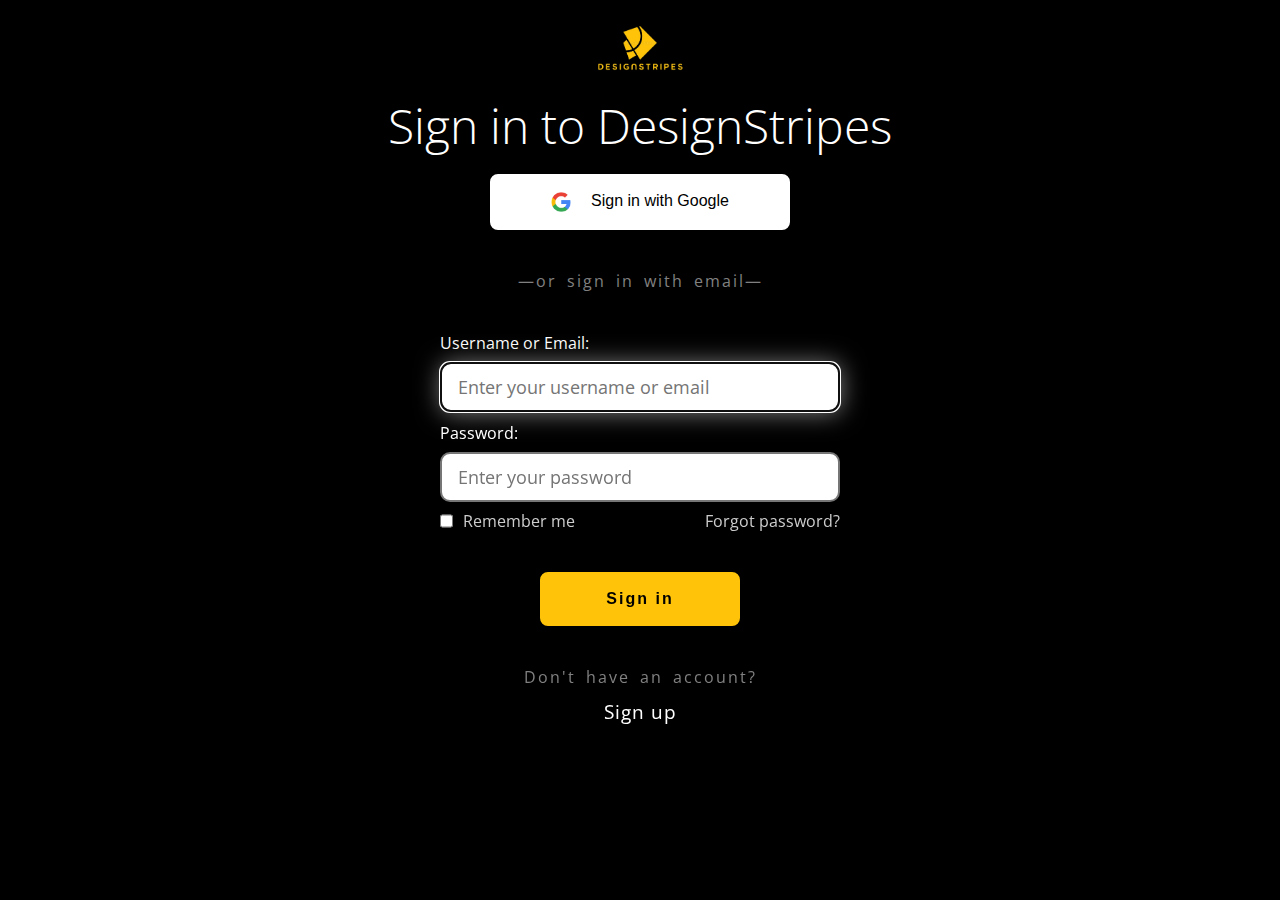
<file: index.html>
<!DOCTYPE html>
<html lang="en-US">
  <head>
    <meta charset="UTF-8" />
    <meta name="viewport" content="width=device-width, initial-scale=1.0" />
    <meta
      name="keywords"
      content="DesignStripes Login, DesignStripes Login page, DesignStripes Sign in"
    />
    <meta name="author" content="DesignStripes" />
    <meta name="description" content="This is DesignStripes' login page." />
    <!-- FAVICONS -->
    <link
      rel="icon"
      type="image/png"
      href="/Favicons/favicon-96x96.png"
      sizes="96x96"
    />
    <link rel="icon" type="image/svg+xml" href="/Favicons/favicon.svg" />
    <link rel="shortcut icon" href="/Favicons/favicon.ico" />
    <link
      rel="apple-touch-icon"
      sizes="180x180"
      href="/Favicons/apple-touch-icon.png"
    />
    <meta name="apple-mobile-web-app-title" content="DesignStripes" />
    <link rel="manifest" href="/Favicons/site.webmanifest" />
    <!-- STYLESHEET     -->
    <link rel="stylesheet" href="CSS/main.css" />
    <title>Login Page</title>
  </head>
  <body>
    <div class="outer-container">
      <header class="sign-in-heading-container">
        <img
          src="Image/DesignStripes-Logo.webp"
          alt="DesignStripes Logo"
          title="DesignStripes"
          height="447"
          width="559"
        />
        <h1>Sign in to DesignStripes</h1>
      </header>
      <main class="index-main">
        <button class="sign-in-with-google-button">
          <div class="button-align">
            <img
              src="Image/Icons/google-icon.webp"
              class="google-logo"
              alt=""
              height="20"
              width="20"
            />Sign in with Google
          </div>
        </button>
        <div class="separator">&mdash;or sign in with email&mdash;</div>
        <div class="idPassword-container">
          <form action="https://httpbin.org/get" method="get">
            <div class="username-container">
              <label class="username-email" for="username-email"
                >Username or Email:</label
              >
              <input
                type="text"
                name="username/email"
                id="username-email"
                autofocus
                required
                placeholder="Enter your username or email"
              />
            </div>
            <div class="password-container">
              <label class="password" for="password">Password:</label>
              <input
                type="password"
                name="Password"
                id="password"
                required
                placeholder="Enter your password"
              />
              <div class="rememberMe-forgotPass">
                <div class="rememberMe-container">
                  <input type="checkbox" name="rememberMe" id="rememberMe" />
                  <label for="rememberMe" class="rememberMe">
                    Remember me
                  </label>
                </div>
                <a href="forgotPassword.html">Forgot password?</a>
              </div>
            </div>
          </form>
        </div>
        <button class="signIn">
          <span class="button-align">Sign in</span>
        </button>
        <div class="noAccount-container">
          <div class="separator">Don't have an account?</div>

          <a href="signUp.html">Sign up</a>
        </div>
      </main>
    </div>
  </body>
</html>
</file>
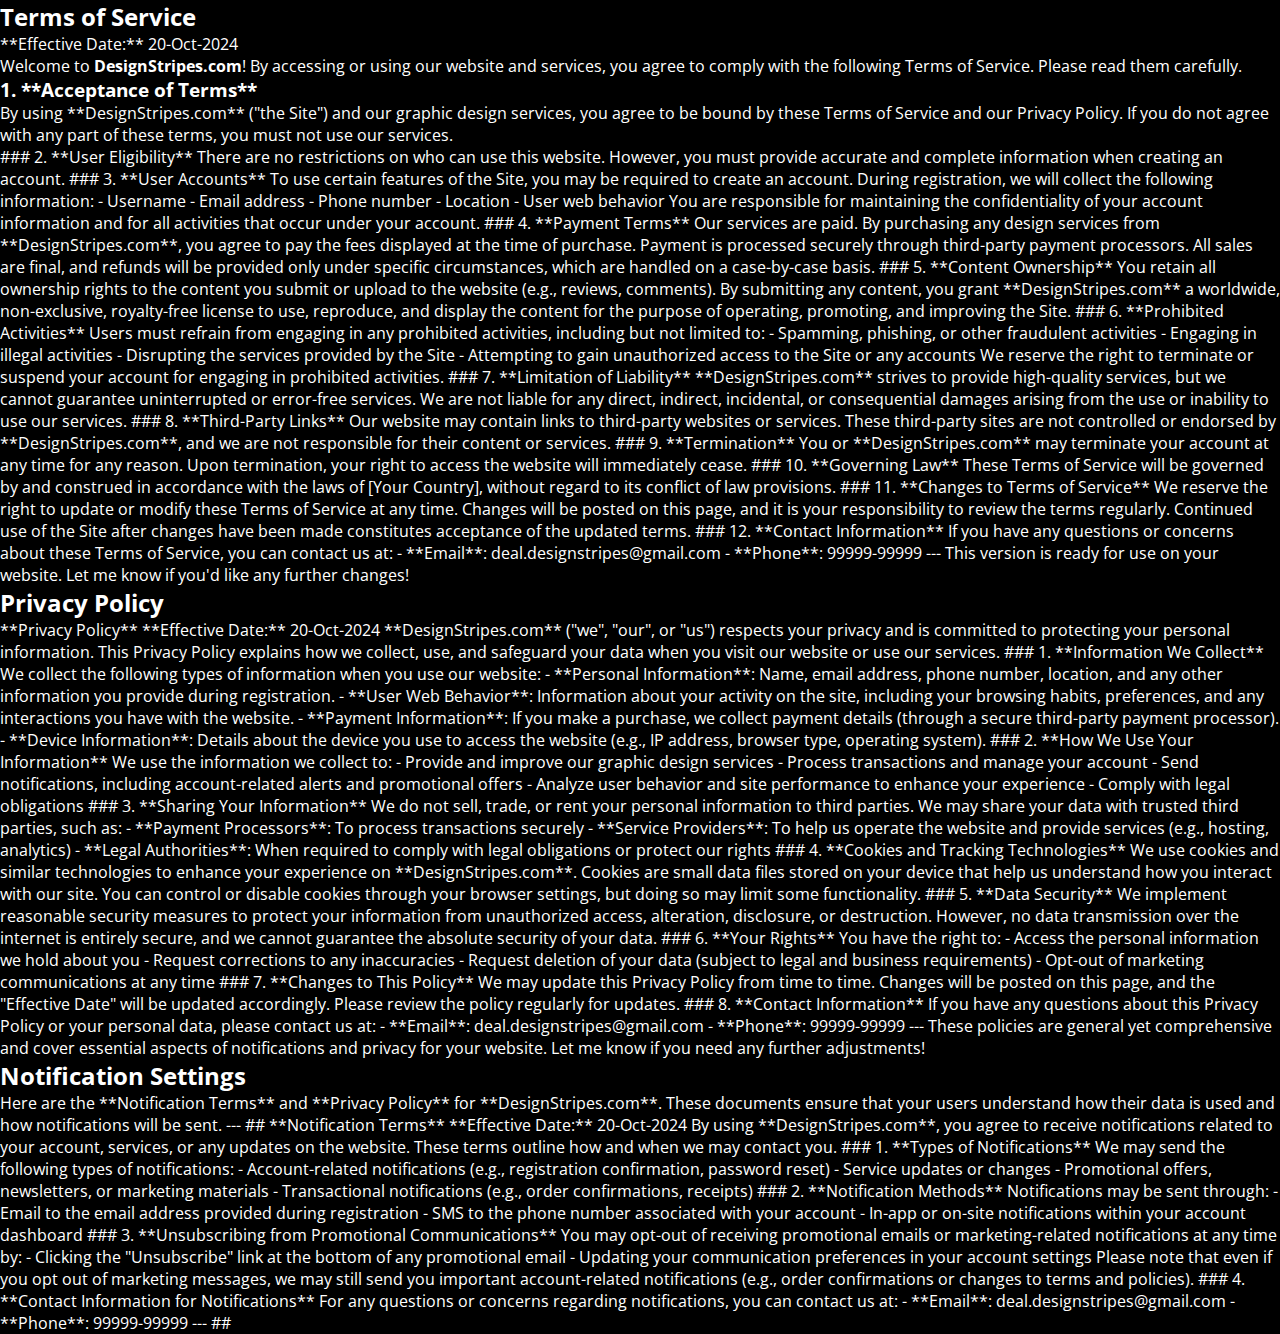
<file: agreement.html>
<!DOCTYPE html>
<html lang="en-US">
  <head>
    <meta charset="UTF-8" />
    <meta name="viewport" content="width=device-width, initial-scale=1.0" />
    <meta
      name="keywords"
      content="DesignStripes Terms of service, DesignStripes notification settings, DesignStripes privacy policy"
    />
    <meta name="author" content="DesignStripes" />
    <meta
      name="description"
      content="This page contains notification setting, terms of service and DesignStripes' privacy policy."
    />
    <!-- FAVICONS -->
    <link
      rel="icon"
      type="image/png"
      href="/Favicons/favicon-96x96.png"
      sizes="96x96"
    />
    <link rel="icon" type="image/svg+xml" href="/Favicons/favicon.svg" />
    <link rel="shortcut icon" href="/Favicons/favicon.ico" />
    <link
      rel="apple-touch-icon"
      sizes="180x180"
      href="/Favicons/apple-touch-icon.png"
    />
    <meta name="apple-mobile-web-app-title" content="DesignStripes" />
    <link rel="manifest" href="/Favicons/site.webmanifest" />
    <!-- STYLESHEET     -->
    <link rel="stylesheet" href="CSS/main.css" />
    <title>DesignStripes: Policy</title>
  </head>
  <body>
    <header></header>
    <main>
      <section id="terms-of-service">
        <h2>Terms of Service</h2>
        **Effective Date:** 20-Oct-2024
        <p>
          Welcome to <strong>DesignStripes.com</strong>! By accessing or using
          our website and services, you agree to comply with the following Terms
          of Service. Please read them carefully.
        </p>
        <h3>1. **Acceptance of Terms**</h3>
        <p>
          By using **DesignStripes.com** ("the Site") and our graphic design
          services, you agree to be bound by these Terms of Service and our
          Privacy Policy. If you do not agree with any part of these terms, you
          must not use our services.
        </p>

        ### 2. **User Eligibility** There are no restrictions on who can use
        this website. However, you must provide accurate and complete
        information when creating an account. ### 3. **User Accounts** To use
        certain features of the Site, you may be required to create an account.
        During registration, we will collect the following information: -
        Username - Email address - Phone number - Location - User web behavior
        You are responsible for maintaining the confidentiality of your account
        information and for all activities that occur under your account. ### 4.
        **Payment Terms** Our services are paid. By purchasing any design
        services from **DesignStripes.com**, you agree to pay the fees displayed
        at the time of purchase. Payment is processed securely through
        third-party payment processors. All sales are final, and refunds will be
        provided only under specific circumstances, which are handled on a
        case-by-case basis. ### 5. **Content Ownership** You retain all
        ownership rights to the content you submit or upload to the website
        (e.g., reviews, comments). By submitting any content, you grant
        **DesignStripes.com** a worldwide, non-exclusive, royalty-free license
        to use, reproduce, and display the content for the purpose of operating,
        promoting, and improving the Site. ### 6. **Prohibited Activities**
        Users must refrain from engaging in any prohibited activities, including
        but not limited to: - Spamming, phishing, or other fraudulent activities
        - Engaging in illegal activities - Disrupting the services provided by
        the Site - Attempting to gain unauthorized access to the Site or any
        accounts We reserve the right to terminate or suspend your account for
        engaging in prohibited activities. ### 7. **Limitation of Liability**
        **DesignStripes.com** strives to provide high-quality services, but we
        cannot guarantee uninterrupted or error-free services. We are not liable
        for any direct, indirect, incidental, or consequential damages arising
        from the use or inability to use our services. ### 8. **Third-Party
        Links** Our website may contain links to third-party websites or
        services. These third-party sites are not controlled or endorsed by
        **DesignStripes.com**, and we are not responsible for their content or
        services. ### 9. **Termination** You or **DesignStripes.com** may
        terminate your account at any time for any reason. Upon termination,
        your right to access the website will immediately cease. ### 10.
        **Governing Law** These Terms of Service will be governed by and
        construed in accordance with the laws of [Your Country], without regard
        to its conflict of law provisions. ### 11. **Changes to Terms of
        Service** We reserve the right to update or modify these Terms of
        Service at any time. Changes will be posted on this page, and it is your
        responsibility to review the terms regularly. Continued use of the Site
        after changes have been made constitutes acceptance of the updated
        terms. ### 12. **Contact Information** If you have any questions or
        concerns about these Terms of Service, you can contact us at: -
        **Email**: deal.designstripes@gmail.com - **Phone**: 99999-99999 ---
        This version is ready for use on your website. Let me know if you'd like
        any further changes!
      </section>
      <section id="privacy-policy">
        <h2>Privacy Policy</h2>
        **Privacy Policy** **Effective Date:** 20-Oct-2024 **DesignStripes.com**
        ("we", "our", or "us") respects your privacy and is committed to
        protecting your personal information. This Privacy Policy explains how
        we collect, use, and safeguard your data when you visit our website or
        use our services. ### 1. **Information We Collect** We collect the
        following types of information when you use our website: - **Personal
        Information**: Name, email address, phone number, location, and any
        other information you provide during registration. - **User Web
        Behavior**: Information about your activity on the site, including your
        browsing habits, preferences, and any interactions you have with the
        website. - **Payment Information**: If you make a purchase, we collect
        payment details (through a secure third-party payment processor). -
        **Device Information**: Details about the device you use to access the
        website (e.g., IP address, browser type, operating system). ### 2. **How
        We Use Your Information** We use the information we collect to: -
        Provide and improve our graphic design services - Process transactions
        and manage your account - Send notifications, including account-related
        alerts and promotional offers - Analyze user behavior and site
        performance to enhance your experience - Comply with legal obligations
        ### 3. **Sharing Your Information** We do not sell, trade, or rent your
        personal information to third parties. We may share your data with
        trusted third parties, such as: - **Payment Processors**: To process
        transactions securely - **Service Providers**: To help us operate the
        website and provide services (e.g., hosting, analytics) - **Legal
        Authorities**: When required to comply with legal obligations or protect
        our rights ### 4. **Cookies and Tracking Technologies** We use cookies
        and similar technologies to enhance your experience on
        **DesignStripes.com**. Cookies are small data files stored on your
        device that help us understand how you interact with our site. You can
        control or disable cookies through your browser settings, but doing so
        may limit some functionality. ### 5. **Data Security** We implement
        reasonable security measures to protect your information from
        unauthorized access, alteration, disclosure, or destruction. However, no
        data transmission over the internet is entirely secure, and we cannot
        guarantee the absolute security of your data. ### 6. **Your Rights** You
        have the right to: - Access the personal information we hold about you -
        Request corrections to any inaccuracies - Request deletion of your data
        (subject to legal and business requirements) - Opt-out of marketing
        communications at any time ### 7. **Changes to This Policy** We may
        update this Privacy Policy from time to time. Changes will be posted on
        this page, and the "Effective Date" will be updated accordingly. Please
        review the policy regularly for updates. ### 8. **Contact Information**
        If you have any questions about this Privacy Policy or your personal
        data, please contact us at: - **Email**: deal.designstripes@gmail.com -
        **Phone**: 99999-99999 --- These policies are general yet comprehensive
        and cover essential aspects of notifications and privacy for your
        website. Let me know if you need any further adjustments!
      </section>
      <section id="notification-settings">
        <h2>Notification Settings</h2>
        Here are the **Notification Terms** and **Privacy Policy** for
        **DesignStripes.com**. These documents ensure that your users understand
        how their data is used and how notifications will be sent. --- ##
        **Notification Terms** **Effective Date:** 20-Oct-2024 By using
        **DesignStripes.com**, you agree to receive notifications related to
        your account, services, or any updates on the website. These terms
        outline how and when we may contact you. ### 1. **Types of
        Notifications** We may send the following types of notifications: -
        Account-related notifications (e.g., registration confirmation, password
        reset) - Service updates or changes - Promotional offers, newsletters,
        or marketing materials - Transactional notifications (e.g., order
        confirmations, receipts) ### 2. **Notification Methods** Notifications
        may be sent through: - Email to the email address provided during
        registration - SMS to the phone number associated with your account -
        In-app or on-site notifications within your account dashboard ### 3.
        **Unsubscribing from Promotional Communications** You may opt-out of
        receiving promotional emails or marketing-related notifications at any
        time by: - Clicking the "Unsubscribe" link at the bottom of any
        promotional email - Updating your communication preferences in your
        account settings Please note that even if you opt out of marketing
        messages, we may still send you important account-related notifications
        (e.g., order confirmations or changes to terms and policies). ### 4.
        **Contact Information for Notifications** For any questions or concerns
        regarding notifications, you can contact us at: - **Email**:
        deal.designstripes@gmail.com - **Phone**: 99999-99999 --- ##
      </section>
    </main>
    <footer></footer>
  </body>
</html>
</file>
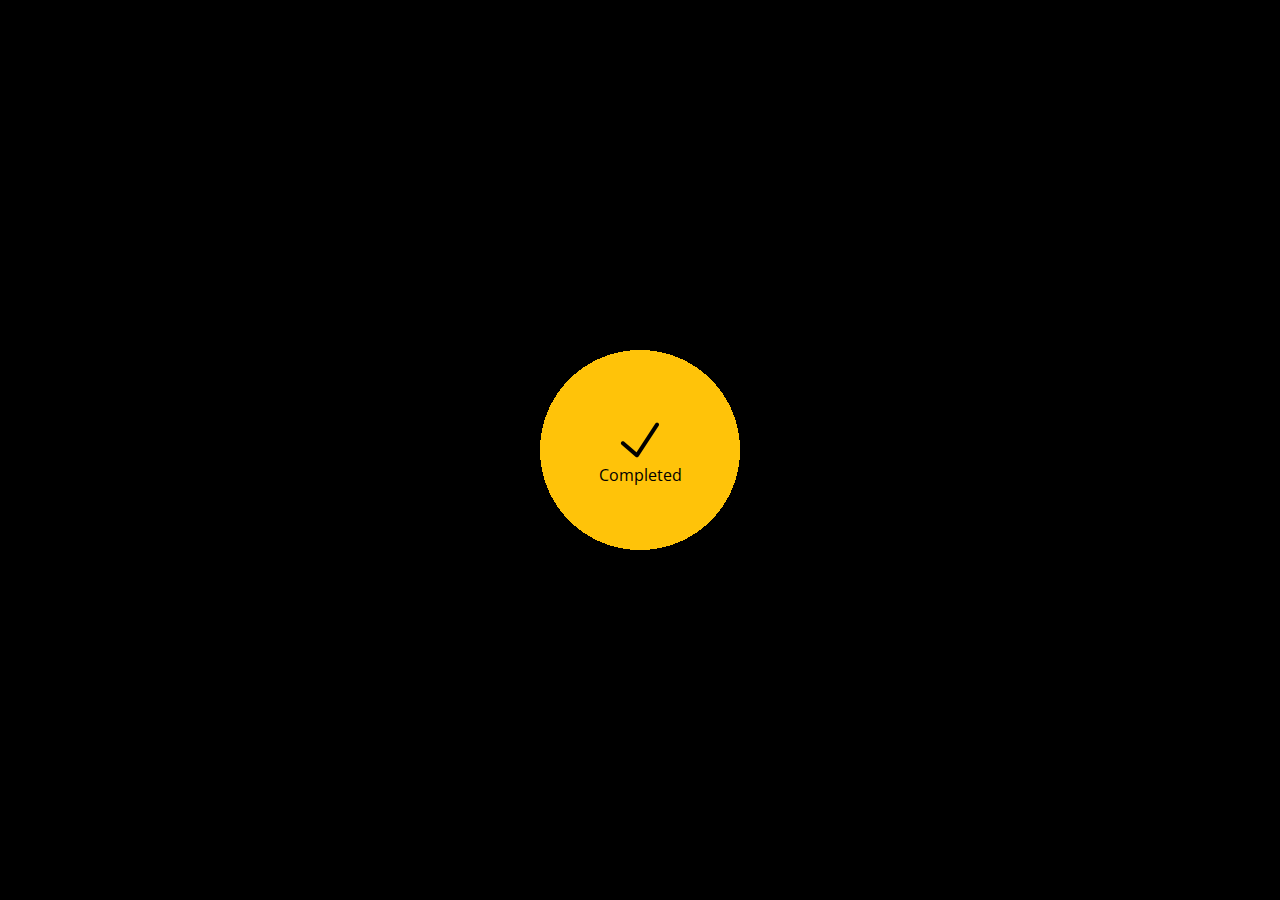
<file: completeSignUp.html>
<!DOCTYPE html>
<html lang="en">
  <head>
    <meta charset="UTF-8" />
    <meta name="viewport" content="width=device-width, initial-scale=1.0" />
    <meta
      name="keywords"
      content="DesignStripes sign up, DesignStripes registration"
    />
    <meta name="author" content="DesignStripes.com" />
    <meta name="description" content="DesignStripes' sign up page." />
     <!-- FAVICONS -->
     <link
     rel="icon"
     type="image/png"
     href="/Favicons/favicon-96x96.png"
     sizes="96x96"
   />
   <link rel="icon" type="image/svg+xml" href="/Favicons/favicon.svg" />
   <link rel="shortcut icon" href="/Favicons/favicon.ico" />
   <link
     rel="apple-touch-icon"
     sizes="180x180"
     href="/Favicons/apple-touch-icon.png"
   />
   <meta name="apple-mobile-web-app-title" content="DesignStripes" />
   <link rel="manifest" href="/Favicons/site.webmanifest" />
   <!-- STYLESHEET     -->
   <link rel="stylesheet" href="CSS/main.css" />
    <title>Sign up:Complete</title>
  </head>
  <body class="completeSignUp-container">
    <img src="Image/Icons/completed-icon.png" alt="Sing up completed" />
    <p style="color: black">Completed</p>
  </body>
</html>
</file>
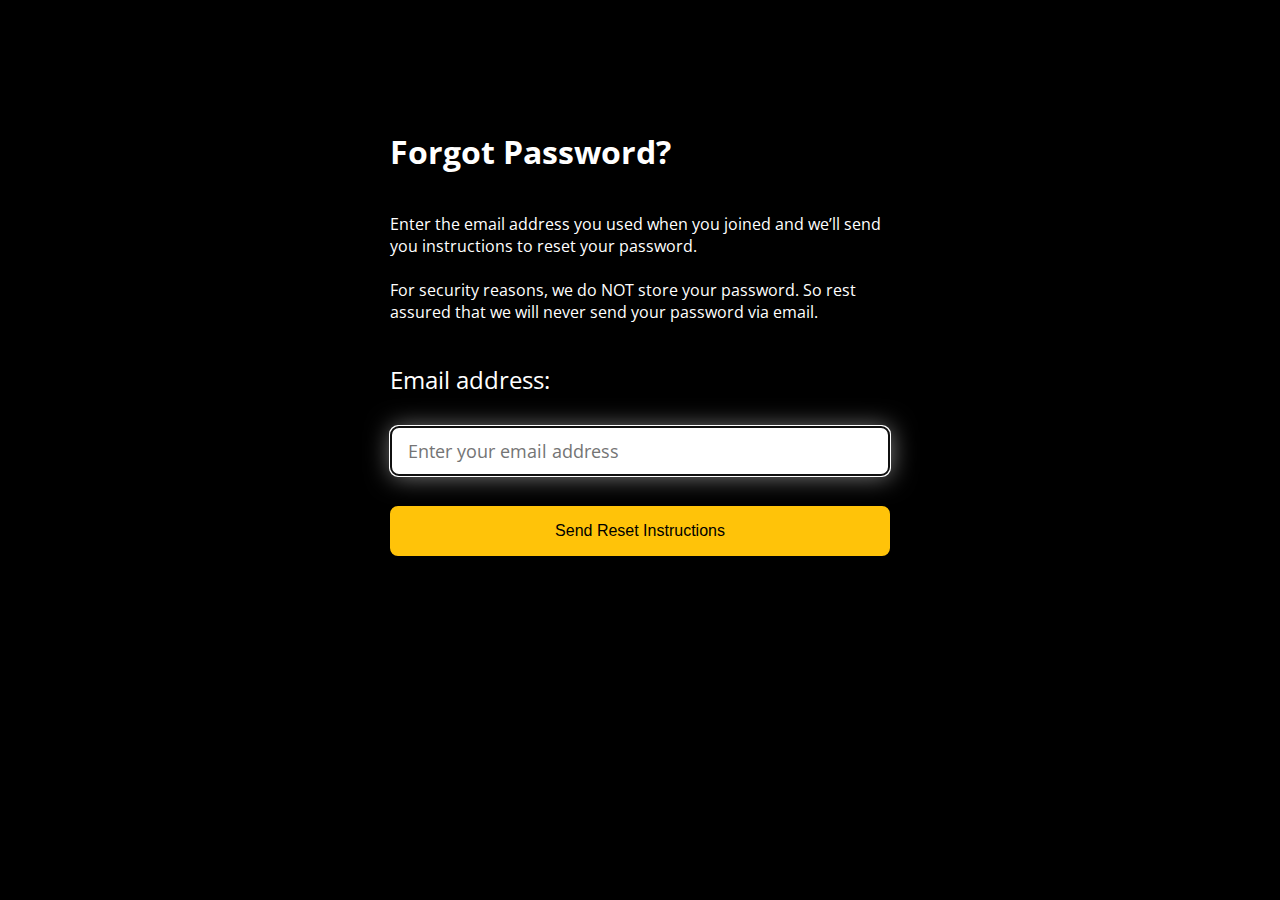
<file: forgotPassword.html>
<!DOCTYPE html>
<html lang="en-US">
  <head>
    <meta charset="UTF-8" />
    <meta name="viewport" content="width=device-width, initial-scale=1.0" />
    <meta
      name="keywords"
      content="DesignStripes forgot password, forgot password page"
    />
    <meta name="author" content="DesignStripes" />
    <meta
      name="description"
      content="This is DesignStripes page to reset your forgotten password."
    />
     <!-- FAVICONS -->
     <link
     rel="icon"
     type="image/png"
     href="/Favicons/favicon-96x96.png"
     sizes="96x96"
   />
   <link rel="icon" type="image/svg+xml" href="/Favicons/favicon.svg" />
   <link rel="shortcut icon" href="/Favicons/favicon.ico" />
   <link
     rel="apple-touch-icon"
     sizes="180x180"
     href="/Favicons/apple-touch-icon.png"
   />
   <meta name="apple-mobile-web-app-title" content="DesignStripes" />
   <link rel="manifest" href="/Favicons/site.webmanifest" />
   <!-- STYLESHEET     -->
   <link rel="stylesheet" href="CSS/main.css" />
    <title>Forgot Password?</title>
  </head>
  <body>
    <main class="forgotPassword-outer-container">
      <a
        href="index.html
      "
        ><img
          src="Image/Icons/back-icon.png"
          alt="Back icon"
          title="Back"
          height="50"
          width="50"
          loading="lazy"
      /></a>
      <h1 class="forgotPassword-h1">Forgot Password?</h1>
      <p class="forgotPassword-p">
        Enter the email address you used when you joined and we’ll send you
        instructions to reset your password.
        <br />
        <br />
        For security reasons, we do NOT store your password. So rest assured
        that we will never send your password via email.
      </p>
      <form action="http://httpbin.org/get" method="get">
        <label for="email" class="forgotPassword-email-label"
          >Email address:</label
        >
        <input
          type="email"
          name="Email Address"
          id="email"
          required
          placeholder="Enter your email address"
          autofocus
        />
        <button type="submit" class="forgotPassword-button">
          Send Reset Instructions
        </button>
      </form>
    </main>
  </body>
</html>
</file>
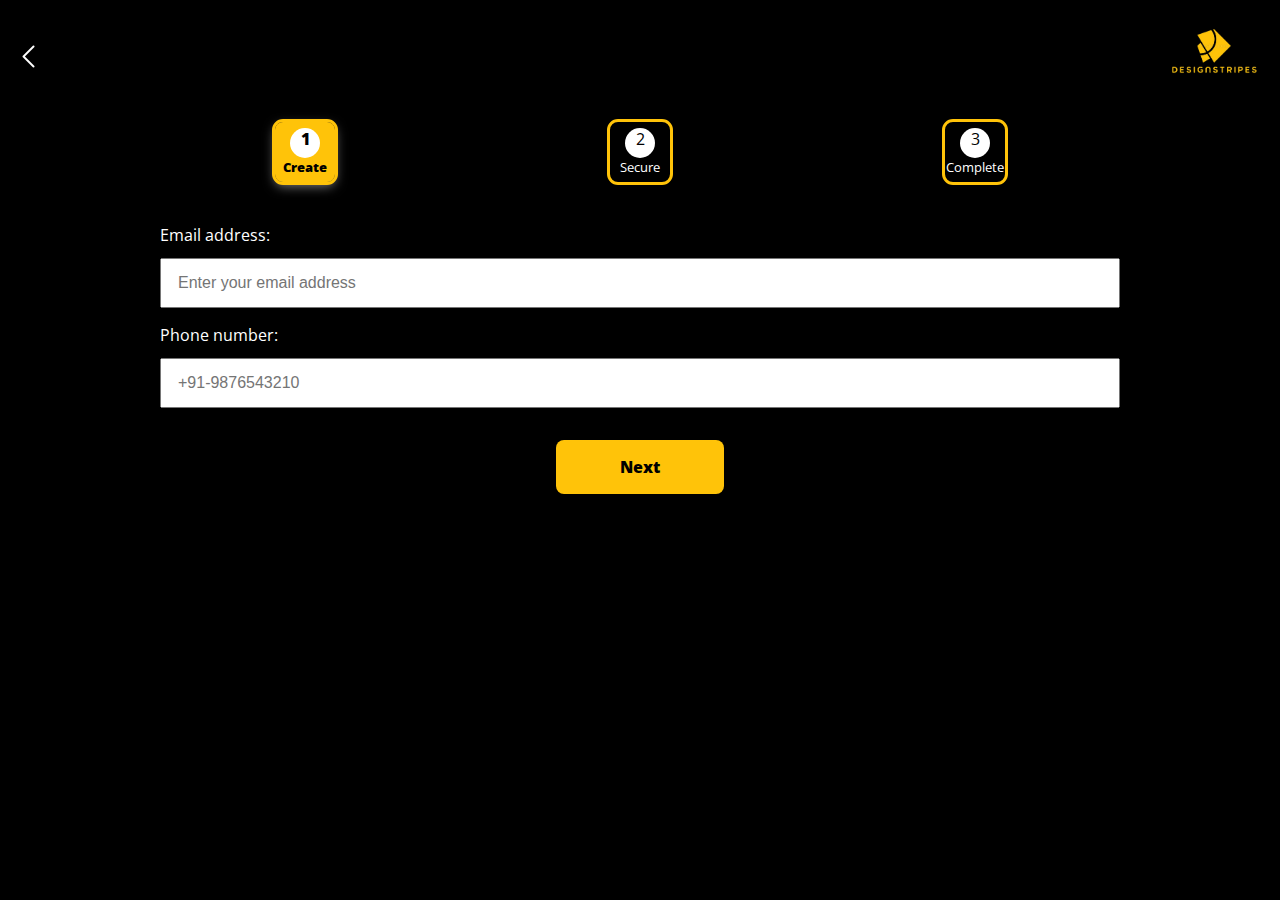
<file: formStep1.html>
<!DOCTYPE html>
<html lang="en-US">
  <head>
    <meta charset="UTF-8" />
    <meta name="viewport" content="width=device-width, initial-scale=1.0" />
    <meta
      name="keywords"
      content="DesignStripes Sign up, DesignStripes sign up page, DesignStripes registration page, DesignStripes registration form"
    />
    <meta name="author" content="DesignStripes" />
    <meta
      name="description"
      content="This is DesignStripes' sign up page. Fill your details and get registered."
    />
    <!-- FAVICONS -->
    <link
      rel="icon"
      type="image/png"
      href="/Favicons/favicon-96x96.png"
      sizes="96x96"
    />
    <link rel="icon" type="image/svg+xml" href="/Favicons/favicon.svg" />
    <link rel="shortcut icon" href="/Favicons/favicon.ico" />
    <link
      rel="apple-touch-icon"
      sizes="180x180"
      href="/Favicons/apple-touch-icon.png"
    />
    <meta name="apple-mobile-web-app-title" content="DesignStripes" />
    <link rel="manifest" href="/Favicons/site.webmanifest" />
    <!-- STYLESHEET     -->
    <link rel="stylesheet" href="CSS/main.css" />
    <title>Sign up: Step-1</title>
  </head>
  <body class="formStep1-body-container">
    <header class="formStep1-header">
      <nav class="formStep1-icon-container">
        <a href="signUp.html"
          ><img
            class="backIcon"
            src="Image/Icons/back-icon.png"
            alt="back icon"
            title="back"
            height="50"
            width="50"
        /></a>
        <a href="index.html"
          ><img
            class="brandLogo"
            src="Image/DesignStripes-Logo.webp"
            alt="DesignStripes logo"
            title="Go to homepage"
            height="447"
            width="559"
        /></a>
      </nav>
    </header>
    <header class="formStep1-progress-container">
      <nav class="formStep1-steps-nav">
        <div class="step step-activated">
          <div class="step-circle">1</div>
          <div class="step-name">Create</div>
        </div>
        <div class="step">
          <div class="step-circle">2</div>
          <div class="step-name">Secure</div>
        </div>
        <div class="step">
          <div class="step-circle">3</div>
          <div class="step-name">Complete</div>
        </div>
      </nav>
    </header>
    <main class="formStep1-container">
      <form action="https://httpbin.org/get" method="get" class="formStep1">
        <label for="formStep1-email-input" class="formStep1-email"
          >Email address:</label
        >
        <input
          class="input-field"
          type="email"
          name="Email address:"
          placeholder="Enter your email address"
          required
        />
        <label for="phone" class="formStep1-phone">Phone number:</label>
        <input
          class="input-field"
          type="tel"
          name="Phone number"
          required
          placeholder="+91-9876543210"
        />
        <div class="formStep1-button-container">
          <a href="formStep2.html"><div class="button">Next</div></a>
        </div>
      </form>
    </main>
  </body>
</html>
</file>
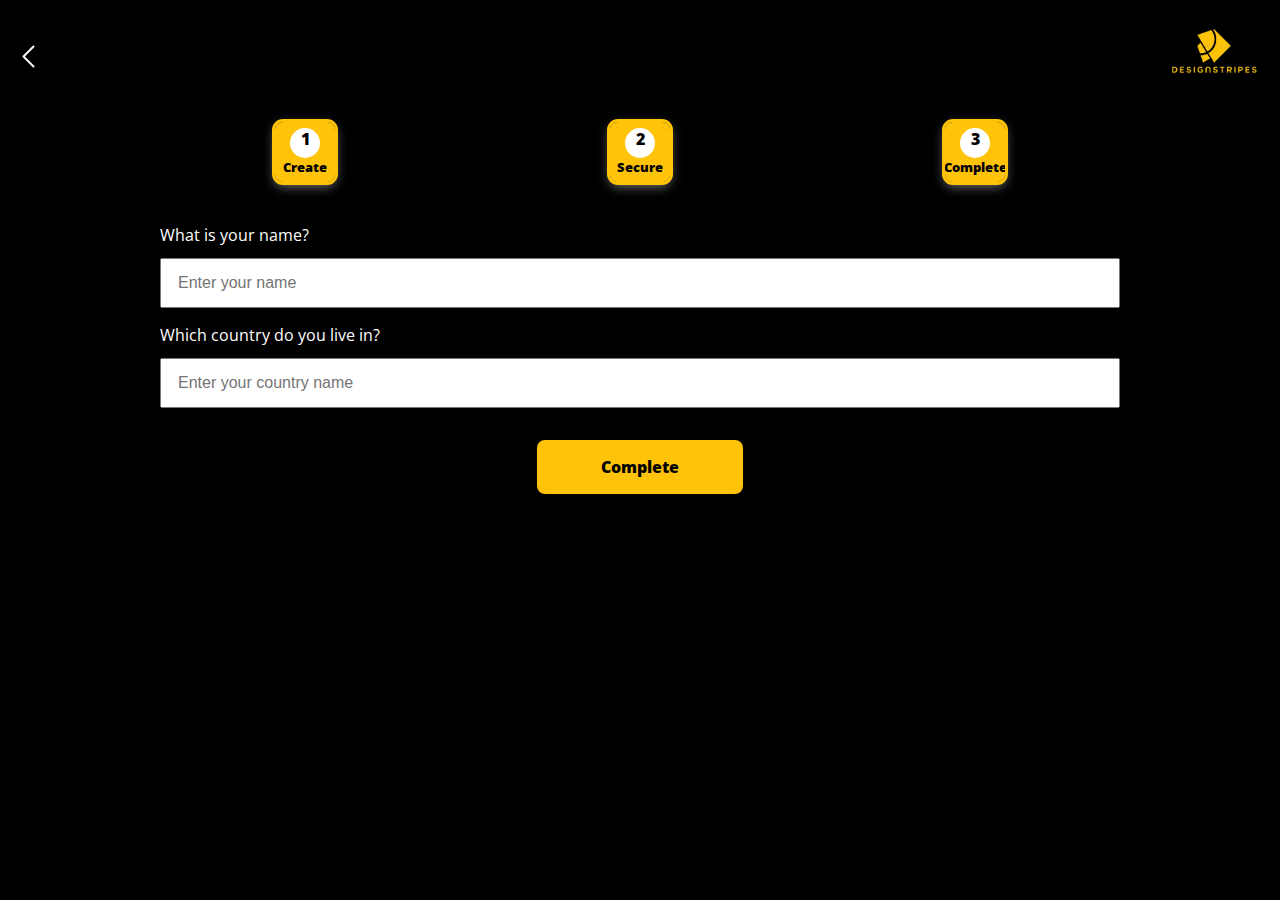
<file: formStep3.html>
<!DOCTYPE html>
<html lang="en-US">
  <head>
    <meta charset="UTF-8" />
    <meta name="viewport" content="width=device-width, initial-scale=1.0" />
    <meta
      name="keywords"
      content="DesignStripes Sign up, DesignStripes sign up page, DesignStripes registration page, DesignStripes registration form"
    />
    <meta name="author" content="DesignStripes" />
    <meta
      name="description"
      content="This is DesignStripes' sign up page. Fill your details and get registered."
    />
    <!-- FAVICONS -->
    <link
      rel="icon"
      type="image/png"
      href="/Favicons/favicon-96x96.png"
      sizes="96x96"
    />
    <link rel="icon" type="image/svg+xml" href="/Favicons/favicon.svg" />
    <link rel="shortcut icon" href="/Favicons/favicon.ico" />
    <link
      rel="apple-touch-icon"
      sizes="180x180"
      href="/Favicons/apple-touch-icon.png"
    />
    <meta name="apple-mobile-web-app-title" content="DesignStripes" />
    <link rel="manifest" href="/Favicons/site.webmanifest" />
    <!-- STYLESHEET     -->
    <link rel="stylesheet" href="CSS/main.css" />
    <title>Sign up: Step-3</title>
  </head>
  <body class="formStep1-body-container">
    <header class="formStep1-header">
      <nav class="formStep1-icon-container">
        <a href="formStep2.html"
          ><img
            class="backIcon"
            src="Image/Icons/back-icon.png"
            alt="back icon"
            title="back"
            height="50"
            width="50"
        /></a>
        <a href="index.html"
          ><img
            class="brandLogo"
            src="Image/DesignStripes-Logo.webp"
            alt="DesignStripes logo"
            title="Go to homepage"
            height="447"
            width="559"
        /></a>
      </nav>
    </header>
    <header class="formStep1-progress-container">
      <nav class="formStep1-steps-nav">
        <div class="step step-activated">
          <div class="step-circle">1</div>
          <div class="step-name">Create</div>
        </div>
        <div class="step step-activated">
          <div class="step-circle">2</div>
          <div class="step-name">Secure</div>
        </div>
        <div class="step step-activated">
          <div class="step-circle">3</div>
          <div class="step-name">Complete</div>
        </div>
      </nav>
    </header>
    <main class="formStep1-container">
      <form action="https://httpbin.org/get" method="get" class="formStep1">
        <label for="formStep1-email-input" class="formStep1-email"
          >What is your name?</label
        >
        <input
          class="input-field"
          type="text"
          name="Name of user:"
          placeholder="Enter your name"
          required
        />
        <label for="phone" class="formStep1-phone"
          >Which country do you live in?</label
        >
        <input
          class="input-field"
          type="text"
          name="Country name"
          required
          placeholder="Enter your country name"
        />
        <div class="formStep1-button-container">
          <a href="completeSignUp.html"><div class="button">Complete</div></a>
        </div>
      </form>
    </main>
  </body>
</html>
</file>
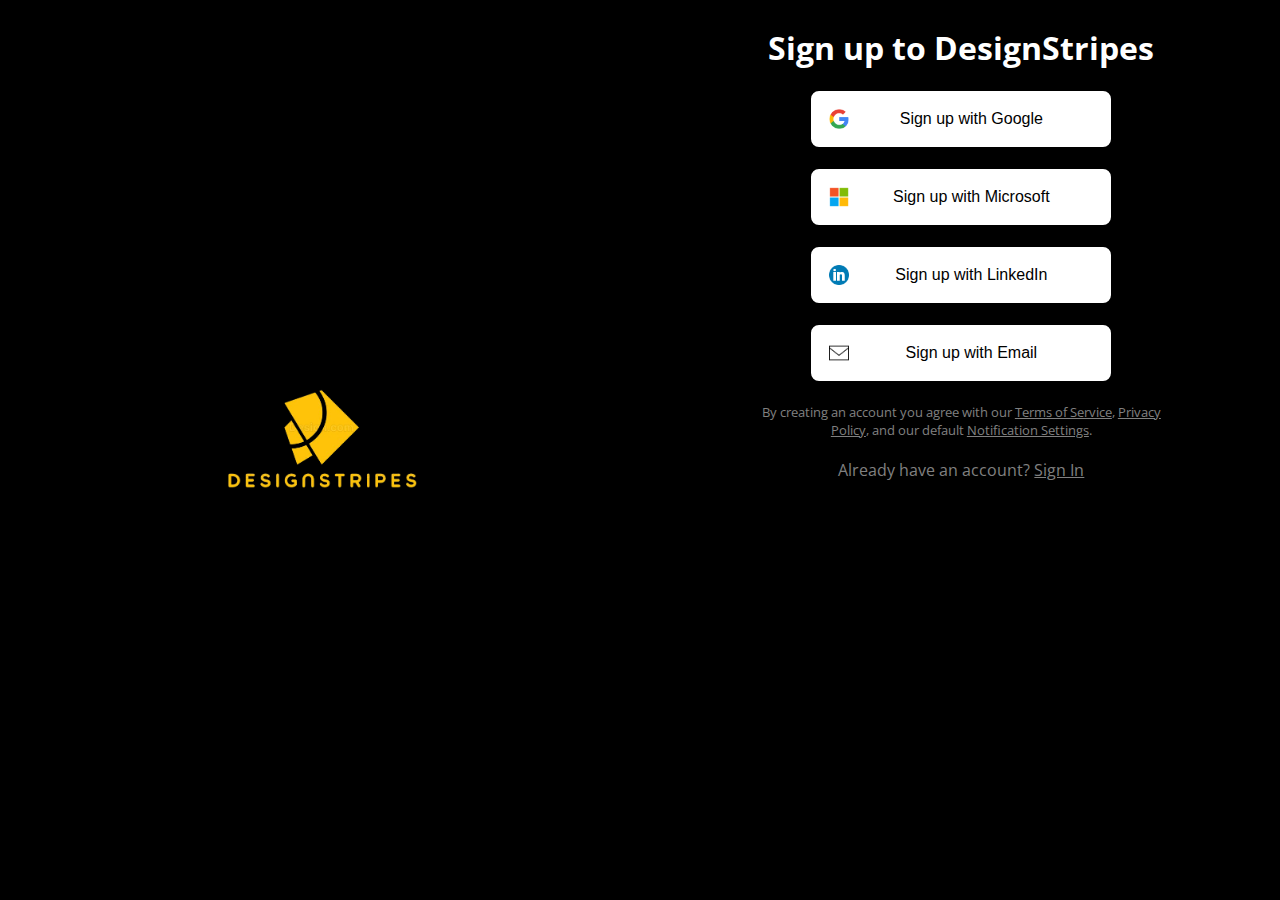
<file: signUp.html>
<!DOCTYPE html>
<html lang="en-US">
  <head>
    <meta charset="UTF-8" />
    <meta name="viewport" content="width=device-width, initial-scale=1.0" />
    <meta
      name="keywords"
      content="DesignStripes Sign up, DesignStripes sign up page, DesignStripes registration page, DesignStripes registration"
    />
    <meta name="author" content="DesignStripes" />
    <meta name="description" content="This is DesignStripes' sign up page." />
    <!-- FAVICONS -->
    <link
      rel="icon"
      type="image/png"
      href="/Favicons/favicon-96x96.png"
      sizes="96x96"
    />
    <link rel="icon" type="image/svg+xml" href="/Favicons/favicon.svg" />
    <link rel="shortcut icon" href="/Favicons/favicon.ico" />
    <link
      rel="apple-touch-icon"
      sizes="180x180"
      href="/Favicons/apple-touch-icon.png"
    />
    <meta name="apple-mobile-web-app-title" content="DesignStripes" />
    <link rel="manifest" href="/Favicons/site.webmanifest" />
    <!-- STYLESHEET     -->
    <link rel="stylesheet" href="CSS/main.css" />
    <title>DesignStripes: Sign up</title>
  </head>
  <body class="signUp-body-container">
    <header class="signUp-header-container">
      <figure class="logo-figure">
        <a href="index.html"
          ><img
            src="Image/DesignStripes-Logo.webp"
            alt="DesignStripes Logo"
            height="447"
            width="559"
            title="DesignStripes"
            loading="lazy"
        /></a>
      </figure>
    </header>
    <main class="signUp-main-container">
      <h1>Sign up to DesignStripes</h1>
      <button class="signUp-with-button">
        <div class="signUp-button-align">
          <img
            src="Image/Icons/google-icon.webp"
            alt="Google's logo"
            height="20"
            width="20"
            loading="lazy"
          />
          <span class="button-text"> Sign up with Google</span>
        </div></button
      ><button class="signUp-with-button">
        <div class="signUp-button-align">
          <img
            src="Image/Icons/Microsoft_Logo_512px.webp"
            alt="Microsoft's logo"
            height="20"
            width="20"
            loading="lazy"
          />
          <span class="button-text"> Sign up with Microsoft</span>
        </div></button
      ><button class="signUp-with-button">
        <div class="signUp-button-align">
          <img
            src="Image/Icons/linkedin-icon.webp"
            alt="LinkedIn's logo"
            height="20"
            width="20"
            loading="lazy"
          />
          <span class="button-text"> Sign up with LinkedIn</span>
        </div>
      </button>
      <a href="formStep1.html"
        ><button class="signUp-with-button">
          <div class="signUp-button-align">
            <img
              src="Image/Icons/email-icon.png"
              alt="email icon"
              height="20"
              width="20"
              loading="lazy"
            />
            <span class="button-text"> Sign up with Email</span>
          </div>
        </button></a
      >
      <div class="signUp-bottom-container">
        <small class="signUp-agreement-container"
          >By creating an account you agree with our
          <a href="agreement.html#terms-of-service">Terms of Service</a>,
          <a href="agreement.html#privacy-policy">Privacy Policy</a>, and our
          default
          <a href="agreement.html#notification-settings"
            >Notification Settings</a
          >.
        </small>
        <p>Already have an account? <a href="index.html">Sign In</a></p>
      </div>
    </main>
  </body>
</html>
</file>
<file: CSS/main.css>
@import url("https://fonts.googleapis.com/css2?family=Open+Sans&display=swap");
/*CSS RESET*/
* {
  margin: 0;
  padding: 0;
  box-sizing: border-box;
  /* outline: 1px solid red; */
}
/* || VARIABLES */
:root {
  /* COLORS */
  --BRAND-COLOR: #ffc309;
}
/* || UTILITY CLASSES */
.wrong-password {
  outline: 2px solid red;
  background-color: rgb(219, 175, 175);
}
/* || GENERAL STYLES */
body {
  align-items: center;
  background-color: black;
  color: white;
  display: flex;
  flex-flow: column;
  font-family: "Open Sans";
  justify-content: center;
}
.outer-container {
  padding: 1vw;
}
.sign-in-heading-container {
  align-items: center;
  display: flex;
  flex-flow: column;
  margin-bottom: 1rem;
  min-width: 95vw;
}
.sign-in-heading-container h1 {
  color: white;
  font-size: clamp(2rem, 3vw + 1rem, 3rem);
  font-weight: 100;
  text-align: center;
}
.outer-container .sign-in-heading-container img {
  height: 80px;
  width: 100px;
}
.index-main {
  align-items: center;
  display: flex;
  flex-flow: column wrap;
  gap: 40px;
}
.sign-in-with-google-button {
  background-color: white;
  border-color: white;
  border-radius: 8px;
  border-style: solid;
  color: black;
  cursor: pointer;
  font-size: 1rem;
  max-width: 300px;
  padding: 1rem;
  width: 60vw;
}
.sign-in-with-google-button:hover {
  box-shadow: 1px 1px 25px grey;
}
.sign-in-with-google-button:focus {
  box-shadow: 1px 1px 25px grey;
}
.button-align {
  display: flex;
  gap: 20px;
  justify-content: center;
}
.separator {
  color: grey;
  letter-spacing: 2px;
  max-width: 400px;
  text-align: center;
  width: 80vw;
  word-spacing: 4px;
}
.idPassword-container form,
.username-container,
.password-container {
  align-items: flex-start;
  display: flex;
  flex-flow: column;
}
.idPassword-container form {
  gap: 10px;
}
.username-container,
.password-container {
  gap: 8px;
}
#password,
#username-email {
  border-radius: 10px;
  border-style: solid;
  font-family: "Open Sans";
  font-size: 1.1rem;
  height: 50px;
  max-width: 400px;
  padding-left: 1rem;
  width: 80vw;
}
#password:focus,
#username-email:focus {
  box-shadow: 1px 1px 25px grey;
}
.rememberMe-container {
  display: flex;
  flex-flow: row wrap;
  gap: 10px;
  justify-content: space-between;
}
.rememberMe {
  color: hsl(0, 0%, 80%);
}
.rememberMe-forgotPass {
  display: flex;
  flex-flow: row wrap;
  justify-content: space-between;
  max-width: 400px;
  width: 80vw;
}
.rememberMe-forgotPass a {
  color: hsl(0, 0%, 80%);
  text-decoration: none;
}
.rememberMe-forgotPass a:visited {
  color: hsl(0, 0%, 80%);
}

.rememberMe-forgotPass a:focus {
  box-shadow: 1px 1px 25px grey;
  text-decoration: underline;
}
.rememberMe-forgotPass a:hover,
.rememberMe-forgotPass a:focus {
  text-decoration: underline solid var(--BRAND-COLOR);
}
.rememberMe-forgotPass a:active {
  box-shadow: none;
}
.signIn {
  background-color: var(--BRAND-COLOR);
  border-color: var(--BRAND-COLOR);
  border-radius: 8px;
  border-style: solid;
  color: black;
  cursor: pointer;
  font-size: 1rem;
  font-weight: 600;
  letter-spacing: 2px;
  max-width: 200px;
  padding: 1rem;
  width: 40vw;
}
.signIn:hover {
  box-shadow: 1px 1px 25px grey;
}
.signIn:focus {
  box-shadow: 1px 1px 25px grey;
}
.button-align {
  display: flex;
  gap: 20px;
  justify-content: center;
}
.noAccount-container {
  align-items: center;
  display: flex;
  flex-flow: column;
  gap: 10px;
  justify-content: space-between;
  max-width: 400px;
  width: 80vw;
}
.noAccount-container p {
  color: hsl(0, 0%, 80%);
}
.noAccount-container a {
  color: white;
  font-family: "Open Sans";
  font-size: 1.2rem;
  letter-spacing: 1px;
  text-decoration: none;
}
.noAccount-container a:hover,
.noAccount-container a:focus {
  text-decoration: underline solid var(--BRAND-COLOR);
}
/* ///////////////////////Forgot password page////////////////////////// */
.forgotPassword-outer-container {
  align-items: flex-start;
  display: flex;
  flex-flow: column wrap;
  gap: 40px;
  padding: 10vh 10vw;
}
.forgotPassword-outer-container a img {
  align-self: center;
  box-sizing: content-box;
  display: block;
  height: 25px;
  padding: 5px;
  width: 25px;
}
@media screen and (min-width: 425px) {
  .forgotPassword-outer-container a img {
    display: none;
  }
}
.forgotPassword-h1 {
  width: 100%;
}
.forgotPassword-p {
  width: 100%;
  max-width: 500px;
}
.forgotPassword-outer-container form {
  align-items: flex-start;
  display: flex;
  flex-flow: column wrap;
  gap: 30px;
  width: 100%;
}
.forgotPassword-email-label {
  font-size: 1.5rem;
}
#email {
  background-color: white;
  border-color: white;
  border-radius: 8px;
  border-style: solid;
  color: black;
  font-size: 1rem;
  height: 8vh;
  max-height: 50px;
  width: 100%;
}
.forgotPassword-button {
  background-color: var(--BRAND-COLOR);
  border-color: var(--BRAND-COLOR);
  border-radius: 8px;
  border-style: solid;
  color: black;
  cursor: pointer;
  font-size: 1rem;
  height: 8vh;
  max-height: 50px;
  width: 100%;
}
#email {
  font-family: "Open Sans";
  font-size: 1.1rem;
  padding-left: 1rem;
}
#email:focus,
#email:hover,
.forgotPassword-button:hover,
.forgotPassword-button:focus {
  box-shadow: 1px 1px 25px grey;
}
/* ////////////////////////////////SignUp page/////////////////////////////// */
.signUp-body-container {
  align-items: center;
  display: flex;
  flex-flow: row wrap;
  font-family: "Open Sans";
  justify-content: space-between;
}
.signUp-header-container {
  align-items: center;
  display: flex;
  flex-grow: 1;
  justify-content: center;
  min-height: 100vh;
}
.logo-figure a {
  align-items: center;
  display: flex;
  justify-content: center;
}
.logo-figure img {
  height: 40%;
  width: 40%;
}
.signUp-main-container {
  align-items: center;
  display: flex;
  flex-flow: column wrap;
  flex-grow: 1;
  justify-content: flex-start;
  min-height: 100vh;
  padding: 2vw 6vw;
  row-gap: 22px;
}
.signUp-main-container h1 {
  width: 100%;
  text-align: center;
}
@media screen and (max-width: 425px) {
  .signUp-header-container {
    min-height: 17vh;
  }
  .logo-figure img {
    height: 30%;
    width: 30%;
  }
  .signUp-main-container h1 {
    font-size: 1.5rem;
  }
}
.signUp-with-button {
  background-color: white;
  border-color: white;
  border-radius: 8px;
  border-style: solid;
  color: black;
  cursor: pointer;
  font-size: 1rem;
  max-width: 300px;
  padding: 1rem;
  width: 60vw;
}
.signUp-button-align {
  align-items: center;
  display: flex;
  flex-flow: row nowrap;
  justify-content: center;
}
.button-text {
  width: 100%;
  text-align: center;
}
.signUp-with-button:hover {
  box-shadow: 1px 1px 25px grey;
}
.signUp-with-button:focus {
  box-shadow: 1px 1px 25px grey;
}
.signUp-bottom-container {
  align-items: center;
  color: grey;
  display: flex;
  flex-flow: column nowrap;
  gap: 20px;
  justify-content: flex-start;
  text-align: center;
  width: 100%;
}
.signUp-agreement-container {
  width: 90vw;
  max-width: 400px;
}
.signUp-agreement-container a,
.signUp-agreement-container a:visited,
.signUp-bottom-container a:visited,
.signUp-bottom-container a {
  color: grey;
}
/* ///////////////////////////////////////Sign up form page///////////////////////////////////////////// */
.formStep1-body-container {
  /* outline: 6px dotted green; */
  align-items: center;
  background-color: black;
  color: white;
  display: flex;
  flex-flow: column nowrap;
  font-family: "Open Sans";
  gap: 10px;
  justify-content: flex-start;
}
.formStep1-header {
  width: 100%;
}
.formStep1-icon-container {
  align-items: center;
  display: flex;
  flex-flow: row wrap;
  justify-content: space-between;
  margin: 1rem;
  outline: 2px dashed black;
}
.formStep1-icon-container img {
  display: block;
}
.formStep1-icon-container a .brandLogo {
  height: 80px;
  width: 100px;
}
.formStep1-icon-container a .backIcon {
  height: 25px;
  width: 25px;
}
.formStep1-progress-container {
  width: 100%;
}
.formStep1-steps-nav {
  align-items: center;
  display: flex;
  flex-flow: row wrap;
  justify-content: space-evenly;
}
.step {
  align-items: center;
  align-items: center;
  border-radius: 8px;
  display: flex;
  display: flex;
  flex-flow: column nowrap;
  flex-flow: column nowrap;
  height: 60px;
  justify-content: center;
  justify-content: center;
  outline: 3px solid var(--BRAND-COLOR);
  width: 60px;
}
.step-circle {
  background-color: white;
  border-radius: 50%;
  color: black;
  font-size: 1rem;
  height: 30px;
  text-align: center;
  width: 30px;
}
.step .step-name {
  font-size: 0.8rem;
}
.step-activated {
  background-color: var(--BRAND-COLOR);
  border-color: var(--BRAND-COLOR);
  box-shadow: 0px 4px 12px grey;
  color: black;
  font-weight: 900;
}
.formStep1-container {
  /* outline: 3px solid purple; */
  /* padding:1rem; */
  /* width: 95vw; */
  align-items: flex-start;
  display: flex;
  justify-content: center;
}
.formStep1-container form {
  /* outline: 3px dotted yellow; */
  /* row-gap: 20px; */
  align-items: center;
  display: flex;
  flex-flow: column wrap;
  padding: 1rem 10vw;
  width: 95vw;
}
.formStep1-email {
  /* outline: 2px dashed red; */
  height: 50px;
  padding: 1rem 1rem 1rem 0rem;
  width: 100%;
}
.formStep1-phone {
  /* outline: 2px dashed red; */
  height: 50px;
  padding: 1rem 1rem 1rem 0rem;
  width: 100%;
}
.input-field {
  font-size: 1rem;
  height: 50px;
  padding: 1rem;
  width: 100%;
}
@keyframes shake {
  0% {
    transform: translateX(0px);
  }
  25% {
    transform: translateX(10px);
  }
  50% {
    transform: translateX(-10px);
  }
  100% {
    transform: translateX(0px);
  }
}
.input-field-animation {
  animation: shake 0.1s linear alternate;
}
.formStep1-button-container {
  /* outline: 2px dashed yellow; */
  /* padding: 1rem; */
  display: flex;
  flex-flow: row wrap;
  justify-content: center;
  margin-top: 2rem;
  width: 100%;
}

.formStep1-button-container a .button {
  background-color: var(--BRAND-COLOR);
  border-radius: 8px;
  cursor: pointer;
  font-size: 1rem;
  font-weight: 900;
  padding: 1rem 4rem;
  width: 100%;
}
.password-check-button {
  background-color: var(--BRAND-COLOR);
  border-radius: 8px;
  cursor: pointer;
  font-size: 1rem;
  font-weight: 900;
  padding: 1rem 4rem;
  font-family: "Open Sans";
  border: none;
}
/*Box-shadow style*/
.formStep1-button-container a .button:focus,
.formStep1-button-container a .button:hover,
.password-check-button:is(:hover, :focus),
.input-field:hover,
.input-field:focus {
  box-shadow: 1px 1px 25px grey;
}
.formStep1-button-container a {
  text-decoration: none;
  color: black;
}
.formStep1-button-container a:visited {
  color: black;
}
/* /////////////////////////////////CompleteSignUp page///////////////////////////////////////// */
.completeSignUp-container {
  background-color: black;
  background-image: radial-gradient(
    circle 200px at center,
    #ffc309 50%,
    black 50%
  );
  align-items: center;
  display: flex;
  height: 100vh;
  justify-content: center;
  width: auto;
}
</file>
